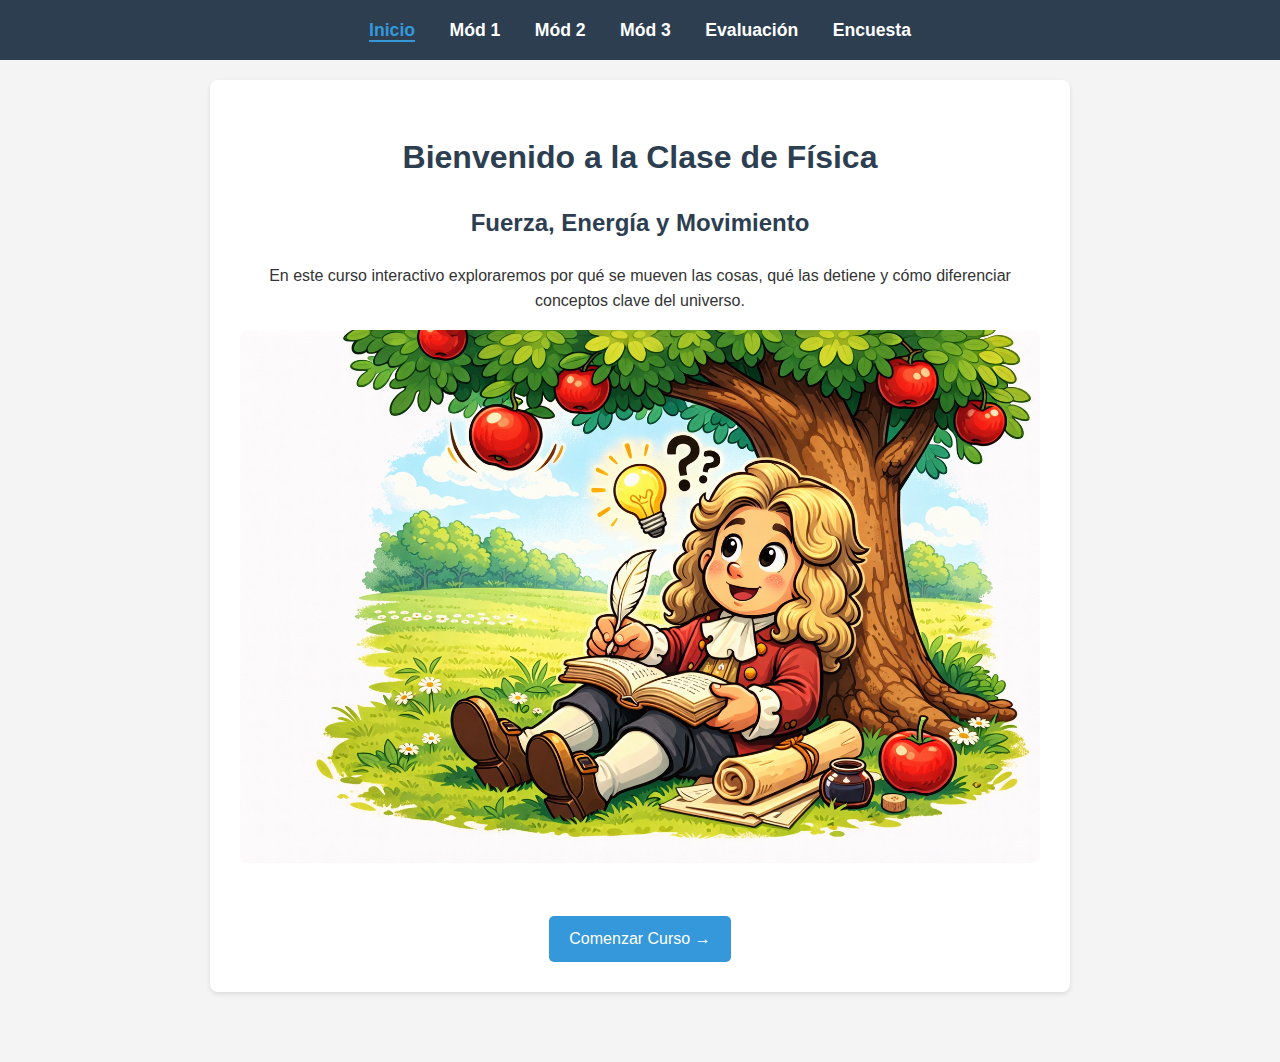
<file: index.html>
<!DOCTYPE html>
<html lang="es">
<head>
    <meta charset="UTF-8">
    <title>Clase de Física - Inicio</title>
    <link rel="stylesheet" href="estilos.css">
</head>
<body>
    <nav>
        <a href="index.html" class="active">Inicio</a>
        <a href="modulo1.html">Mód 1</a>
        <a href="modulo2.html">Mód 2</a>
        <a href="modulo3.html">Mód 3</a>
        <a href="modulo4.html">Evaluación</a>
        <a href="encuesta.html">Encuesta</a>
    </nav>

    <div class="container" style="text-align: center;">
        <h1>Bienvenido a la Clase de Física</h1>
        <h2>Fuerza, Energía y Movimiento</h2>
        <p>En este curso interactivo exploraremos por qué se mueven las cosas, qué las detiene y cómo diferenciar conceptos clave del universo.</p>
        <img src="newton.png" alt="Imagen portada" style="max-width:100%; border-radius:8px;">
        <br><br>
        <a href="modulo1.html" class="btn-nav">Comenzar Curso &rarr;</a>
    </div>
</body>
</html>
</file>
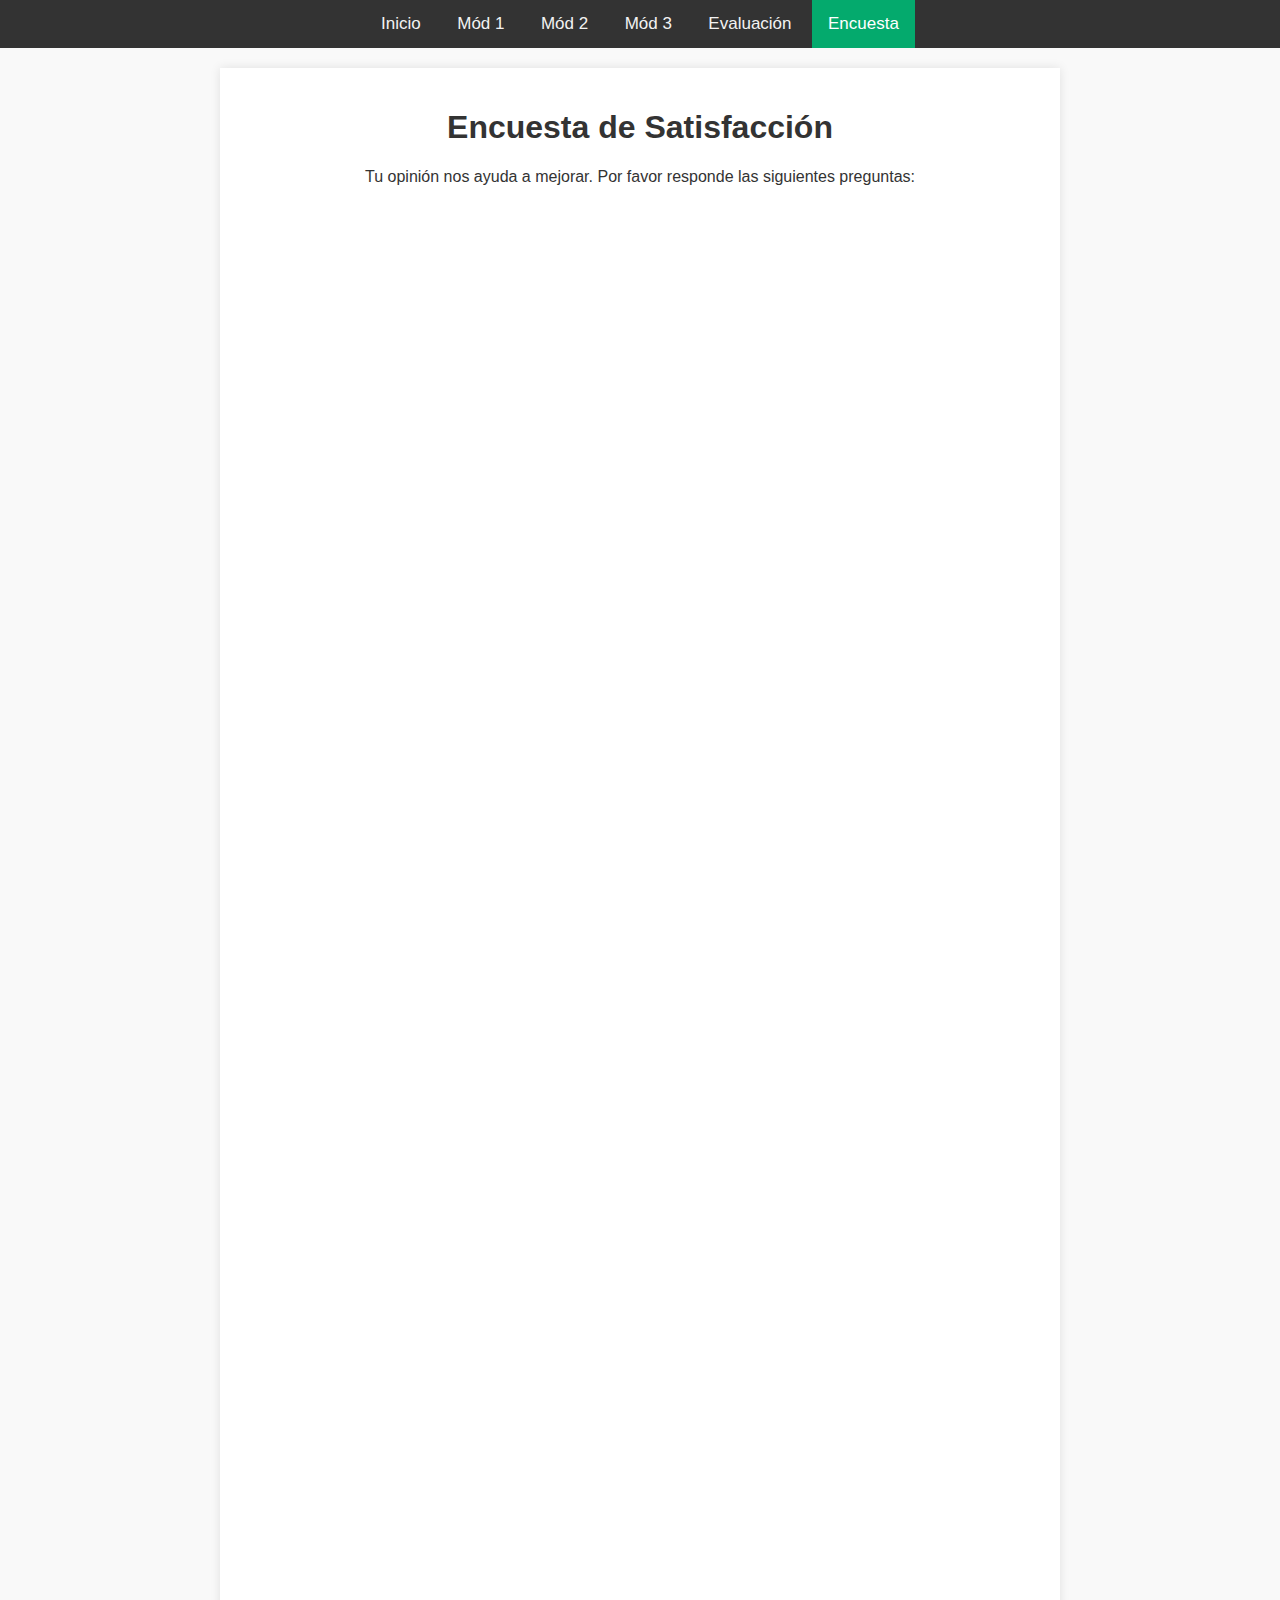
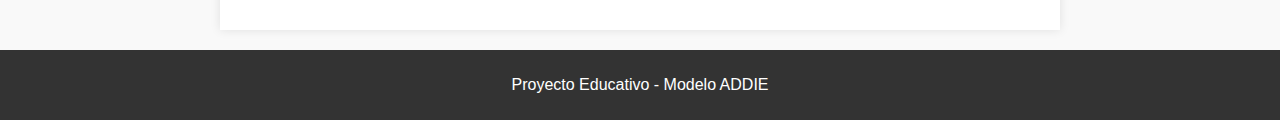
<file: encuesta.html>
<!DOCTYPE html>
<html lang="es">
<head>
    <meta charset="UTF-8">
    <meta name="viewport" content="width=device-width, initial-scale=1.0">
    <title>Encuesta de Satisfacción | Clase de Física</title>
    <style>
        /* Estilos básicos para que se vea bien ordenado */
        body {
            font-family: Arial, sans-serif;
            margin: 0;
            padding: 0;
            background-color: #f9f9f9;
            color: #333;
        }
        
        /* Menú de navegación igual al de tus otras páginas */
        nav {
            background-color: #333;
            overflow: hidden;
            text-align: center;
        }
        nav a {
            display: inline-block;
            color: #f2f2f2;
            text-align: center;
            padding: 14px 16px;
            text-decoration: none;
            font-size: 17px;
        }
        nav a:hover {
            background-color: #ddd;
            color: black;
        }
        nav a.active {
            background-color: #04AA6D; /* Color destacado para la página actual */
            color: white;
        }

        /* Contenedor principal */
        .main-container {
            max-width: 800px;
            margin: 20px auto;
            padding: 20px;
            background-color: white;
            box-shadow: 0 0 10px rgba(0,0,0,0.1);
        }

        h1 { text-align: center; color: #333; }
        p.intro { text-align: center; margin-bottom: 20px; }

        /* Ajustes para el formulario */
        iframe {
            width: 100%;
            height: 1400px; /* Altura suficiente para ver todas las preguntas */
            border: none;
        }

        footer {
            background-color: #333;
            color: white;
            text-align: center;
            padding: 10px;
            margin-top: 20px;
        }
    </style>
</head>
<body>

<nav>
    <a href="index.html">Inicio</a>
    <a href="modulo1.html">Mód 1</a>
    <a href="modulo2.html">Mód 2</a>
    <a href="modulo3.html">Mód 3</a>
    <a href="modulo4.html">Evaluación</a>
    <a href="encuesta.html" class="active">Encuesta</a>
</nav>

<div class="main-container">
    <h1>Encuesta de Satisfacción</h1>
    <p class="intro">Tu opinión nos ayuda a mejorar. Por favor responde las siguientes preguntas:</p>

    <iframe src="https://docs.google.com/forms/d/e/1FAIpQLSdIcbKXjx5GW2oiN6FUkhQjxPrkxvgpsd4Va6JhHqiWLw9eZQ/viewform?embedded=true">Cargando…</iframe>
</div>

<footer>
    <p>Proyecto Educativo - Modelo ADDIE</p>
</footer>

</body>
</html>
</file>
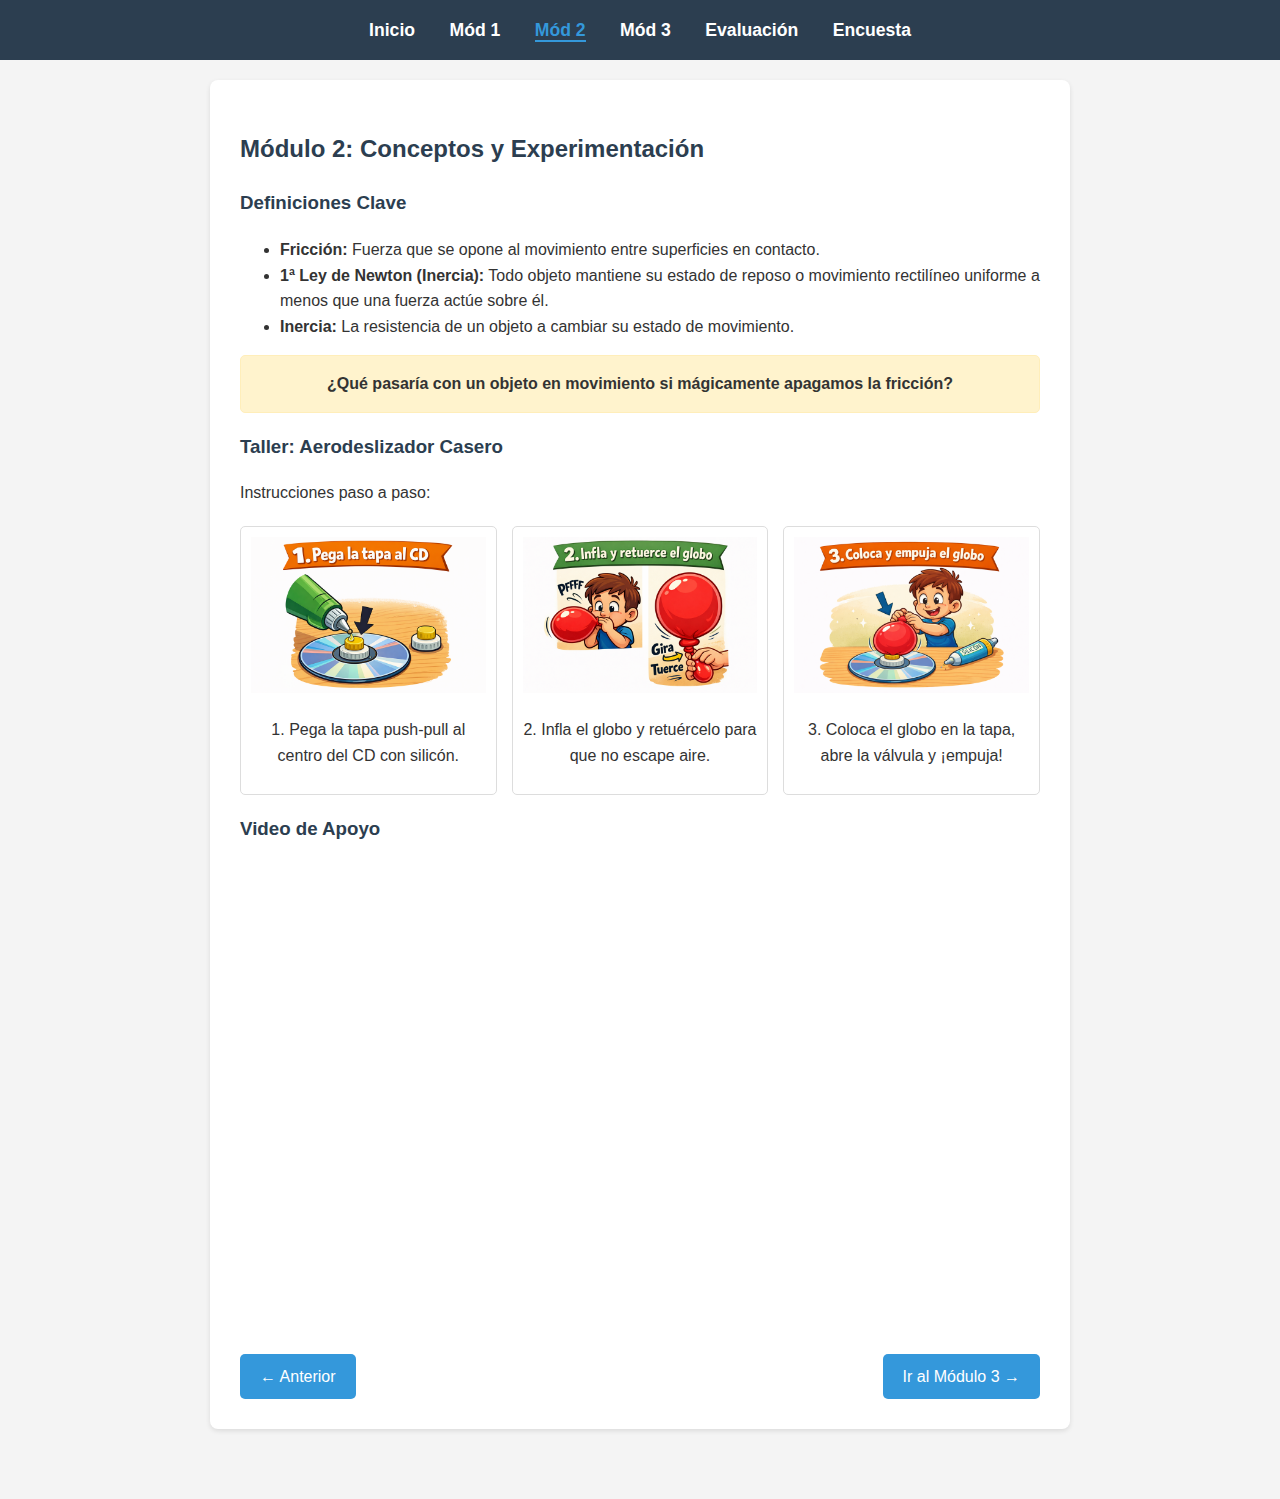
<file: modulo2.html>
<!DOCTYPE html>
<html lang="es">
<head>
    <meta charset="UTF-8">
    <title>Módulo 2: Conceptos</title>
    <link rel="stylesheet" href="estilos.css">
</head>
<body>
    <nav>
        <a href="index.html">Inicio</a>
        <a href="modulo1.html">Mód 1</a>
        <a href="modulo2.html" class="active">Mód 2</a>
        <a href="modulo3.html">Mód 3</a>
        <a href="modulo4.html">Evaluación</a>
        <a href="encuesta.html">Encuesta</a>
    </nav>

    <div class="container">
        <h2>Módulo 2: Conceptos y Experimentación</h2>

        <h3>Definiciones Clave</h3>
        <ul>
            <li><strong>Fricción:</strong> Fuerza que se opone al movimiento entre superficies en contacto.</li>
            <li><strong>1ª Ley de Newton (Inercia):</strong> Todo objeto mantiene su estado de reposo o movimiento rectilíneo uniforme a menos que una fuerza actúe sobre él.</li>
            <li><strong>Inercia:</strong> La resistencia de un objeto a cambiar su estado de movimiento.</li>
        </ul>

        <div class="thought-box">
            ¿Qué pasaría con un objeto en movimiento si mágicamente apagamos la fricción?
        </div>

        <h3>Taller: Aerodeslizador Casero</h3>
        <p>Instrucciones paso a paso:</p>
        <div class="step-grid">
            <div class="step-card">
                <img src="paso1.png" alt="Materiales">
                <p>1. Pega la tapa push-pull al centro del CD con silicón.</p>
            </div>
            <div class="step-card">
                <img src="paso2.png" alt="Globo">
                <p>2. Infla el globo y retuércelo para que no escape aire.</p>
            </div>
            <div class="step-card">
                <img src="paso3.png" alt="Montaje">
                <p>3. Coloca el globo en la tapa, abre la válvula y ¡empuja!</p>
            </div>
        </div>

        <h3>Video de Apoyo</h3>
        <div class="video-responsive">
            <iframe src="https://www.youtube.com/embed/CfLpyDvn4bQ" frameborder="0" allowfullscreen></iframe>
        </div>

        <div style="display: flex; justify-content: space-between;">
            <a href="modulo1.html" class="btn-nav">&larr; Anterior</a>
            <a href="modulo3.html" class="btn-nav">Ir al Módulo 3 &rarr;</a>
        </div>
    </div>
</body>
</html>
</file>
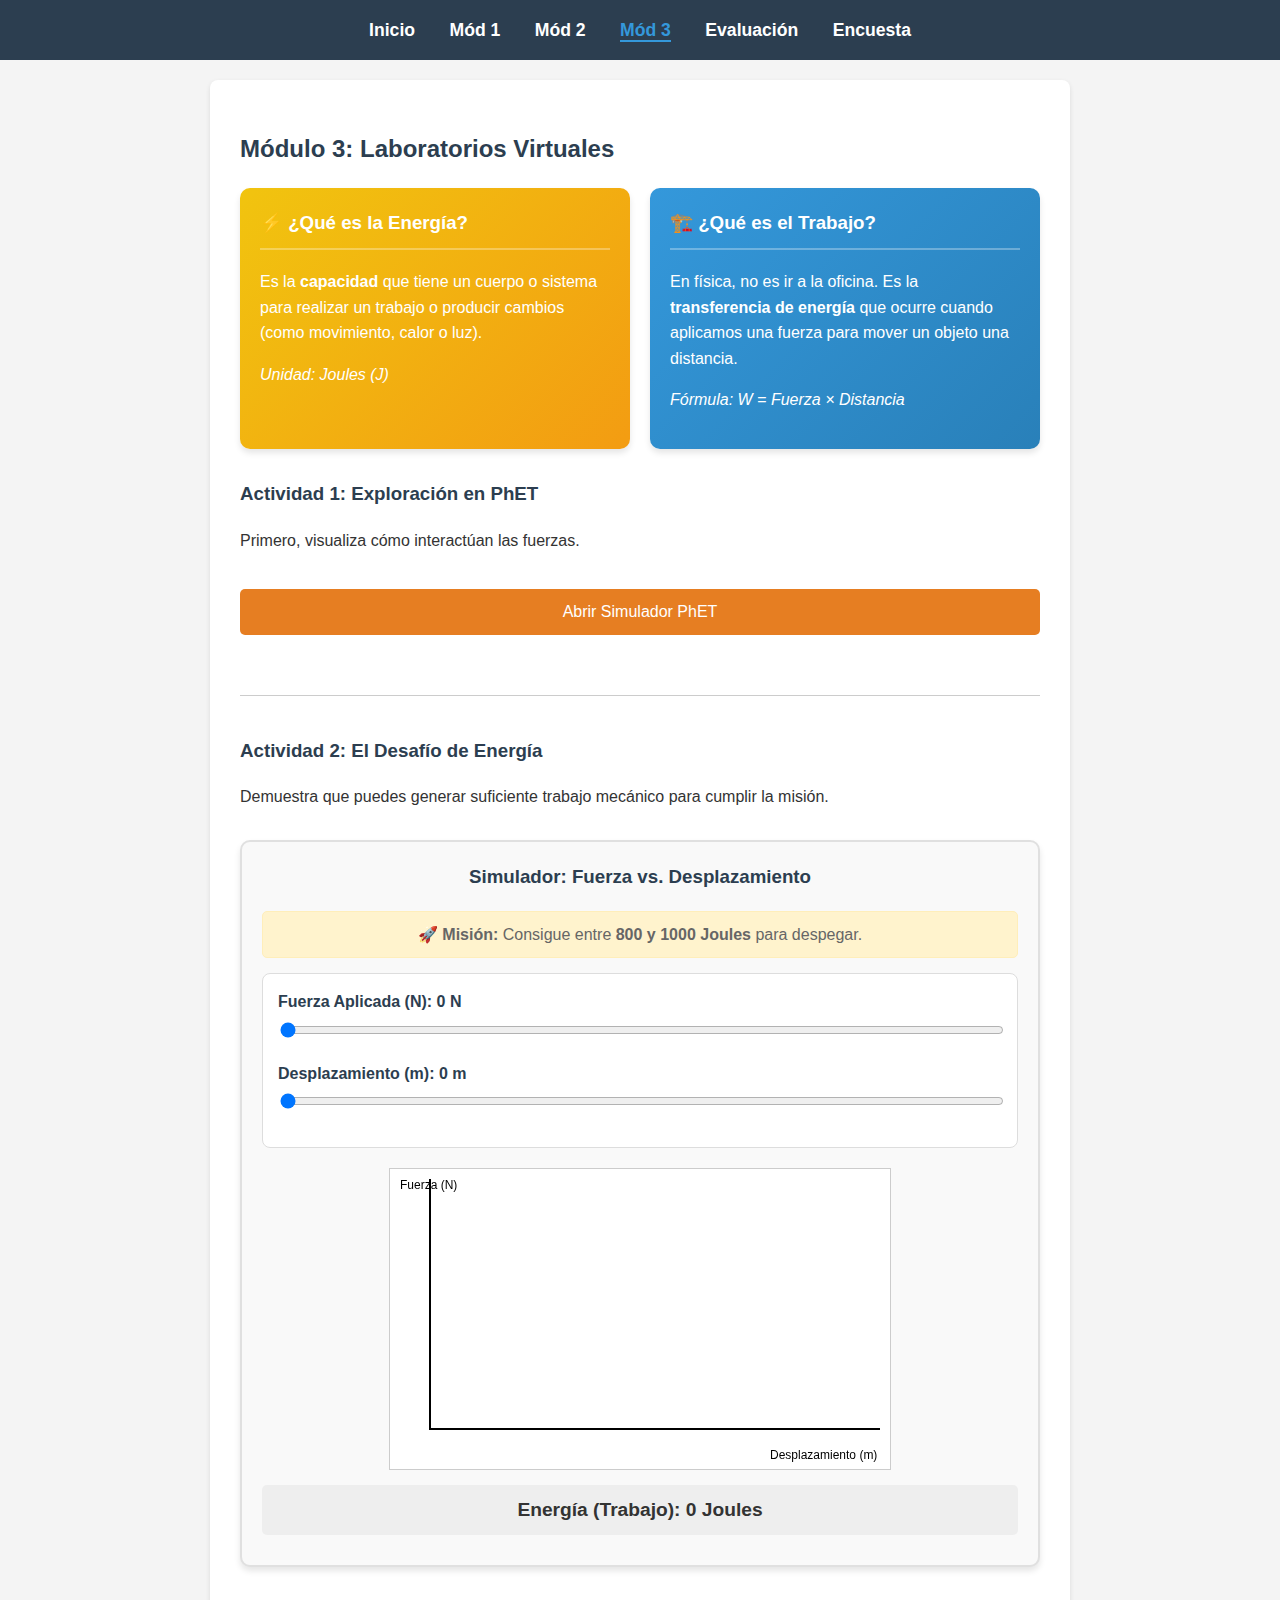
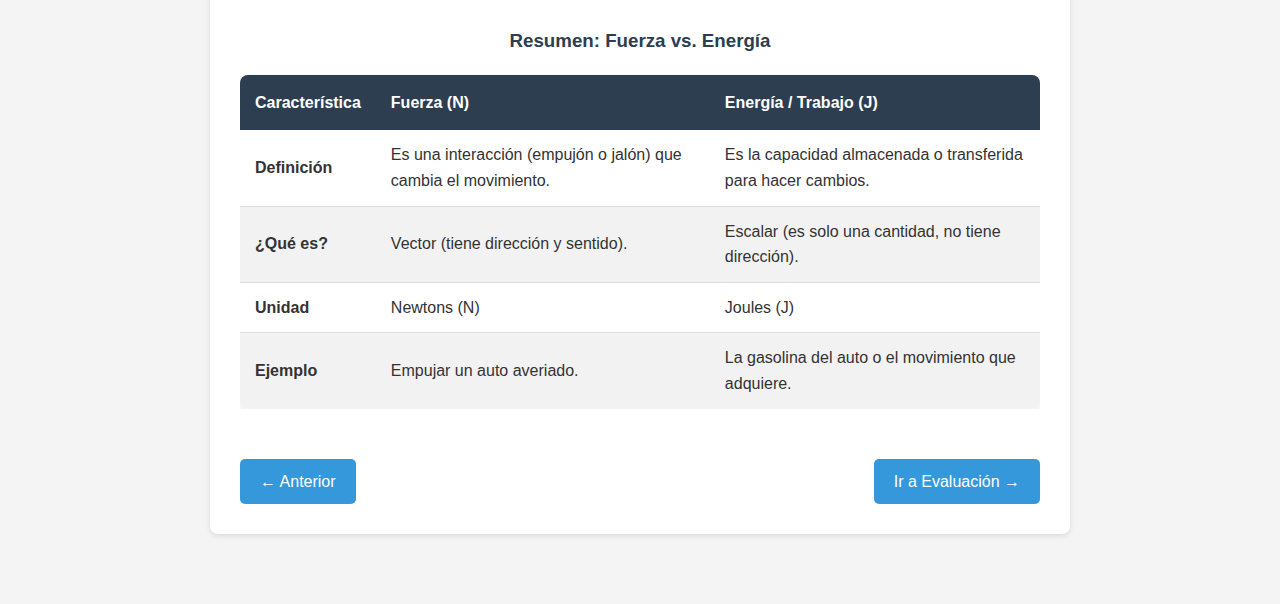
<file: modulo3.html>
<!DOCTYPE html>
<html lang="es">
<head>
    <meta charset="UTF-8">
    <title>Módulo 3: Simulación</title>
    <link rel="stylesheet" href="estilos.css">
    
    <style>
        /* ESTILOS PARA LAS DEFINICIONES LLAMATIVAS */
        .def-container {
            display: flex;
            gap: 20px;
            margin-bottom: 30px;
            flex-wrap: wrap;
        }
        .def-card {
            flex: 1;
            padding: 20px;
            border-radius: 10px;
            box-shadow: 0 4px 6px rgba(0,0,0,0.1);
            color: #333;
            min-width: 250px;
        }
        .def-energia {
            background: linear-gradient(135deg, #f1c40f 0%, #f39c12 100%);
            color: white;
        }
        .def-trabajo {
            background: linear-gradient(135deg, #3498db 0%, #2980b9 100%);
            color: white;
        }
        .def-card h3 {
            margin-top: 0;
            color: white;
            border-bottom: 2px solid rgba(255,255,255,0.3);
            padding-bottom: 10px;
        }

        /* ESTILOS PARA LA TABLA COMPARATIVA */
        .table-container {
            margin-top: 40px;
            overflow-x: auto;
        }
        .comparison-table {
            width: 100%;
            border-collapse: collapse;
            background: white;
            border-radius: 8px;
            overflow: hidden;
            box-shadow: 0 2px 5px rgba(0,0,0,0.1);
        }
        .comparison-table th {
            background-color: #2c3e50;
            color: white;
            padding: 15px;
            text-align: left;
        }
        .comparison-table td {
            padding: 12px 15px;
            border-bottom: 1px solid #ddd;
        }
        .comparison-table tr:last-child td {
            border-bottom: none;
        }
        .comparison-table tr:nth-child(even) {
            background-color: #f2f2f2;
        }

        /* ESTILOS DEL JUEGO (Mantenidos) */
        .simulador-container {
            font-family: 'Segoe UI', sans-serif;
            max-width: 100%;
            margin: 30px auto;
            padding: 20px;
            border: 2px solid #e0e0e0;
            border-radius: 10px;
            background-color: #f9f9f9;
            box-shadow: 0 4px 6px rgba(0,0,0,0.1);
        }
        .controls {
            margin-bottom: 20px;
            background: #fff;
            padding: 15px;
            border-radius: 8px;
            border: 1px solid #ddd;
        }
        .slider-group { margin-bottom: 15px; }
        .slider-group label { display: block; font-weight: bold; margin-bottom: 5px; color: #2c3e50; }
        input[type=range] { width: 100%; cursor: pointer; }
        canvas { background-color: #fff; border: 1px solid #ccc; display: block; margin: 0 auto; max-width: 100%; }
        .result-box { text-align: center; margin-top: 15px; font-size: 1.2em; font-weight: bold; padding: 10px; border-radius: 5px; background-color: #eee; transition: background-color 0.3s; }
        .mission-status { font-size: 1em; color: #666; text-align: center; margin-bottom: 15px; background: #fff3cd; padding: 10px; border-radius: 5px; border: 1px solid #ffeeba; }
    </style>
</head>
<body>
    <nav>
        <a href="index.html">Inicio</a>
        <a href="modulo1.html">Mód 1</a>
        <a href="modulo2.html">Mód 2</a>
        <a href="modulo3.html" class="active">Mód 3</a>
        <a href="modulo4.html">Evaluación</a>
        <a href="encuesta.html">Encuesta</a>
    </nav>

    <div class="container">
        <h2>Módulo 3: Laboratorios Virtuales</h2>

        <div class="def-container">
            <div class="def-card def-energia">
                <h3>⚡ ¿Qué es la Energía?</h3>
                <p>Es la <strong>capacidad</strong> que tiene un cuerpo o sistema para realizar un trabajo o producir cambios (como movimiento, calor o luz).</p>
                <p><em>Unidad: Joules (J)</em></p>
            </div>
            <div class="def-card def-trabajo">
                <h3>🏗️ ¿Qué es el Trabajo?</h3>
                <p>En física, no es ir a la oficina. Es la <strong>transferencia de energía</strong> que ocurre cuando aplicamos una fuerza para mover un objeto una distancia.</p>
                <p><em>Fórmula: W = Fuerza × Distancia</em></p>
            </div>
        </div>
        
        <h3>Actividad 1: Exploración en PhET</h3>
        <p>Primero, visualiza cómo interactúan las fuerzas.</p>
        <a href="https://phet.colorado.edu/es/simulation/forces-and-motion-basics" target="_blank" class="btn-nav" style="background: #e67e22; width: 100%; text-align: center; box-sizing: border-box; margin-bottom: 20px;">Abrir Simulador PhET</a>

        <hr style="margin: 40px 0; border: 0; border-top: 1px solid #ccc;">

        <h3>Actividad 2: El Desafío de Energía</h3>
        <p>Demuestra que puedes generar suficiente trabajo mecánico para cumplir la misión.</p>

        <div class="simulador-container">
            <h3 style="text-align: center; color: #2c3e50; margin-top:0;">Simulador: Fuerza vs. Desplazamiento</h3>
            <p class="mission-status">🚀 <strong>Misión:</strong> Consigue entre <strong>800 y 1000 Joules</strong> para despegar.</p>
        
            <div class="controls">
                <div class="slider-group">
                    <label>Fuerza Aplicada (N): <span id="val-fuerza">0</span> N</label>
                    <input type="range" id="fuerza" min="0" max="100" value="0">
                </div>
                <div class="slider-group">
                    <label>Desplazamiento (m): <span id="val-distancia">0</span> m</label>
                    <input type="range" id="distancia" min="0" max="20" value="0">
                </div>
            </div>
        
            <canvas id="graficoCanvas" width="500" height="300"></canvas>
        
            <div id="resultado" class="result-box">Energía Transferida: 0 Joules</div>
            <div id="mensaje-pedagogico" style="text-align:center; margin-top:10px; font-style: italic; color:#d35400; font-weight: bold;"></div>
        </div>

        <div class="table-container">
            <h3 style="text-align: center; color: #2c3e50;">Resumen: Fuerza vs. Energía</h3>
            <table class="comparison-table">
                <thead>
                    <tr>
                        <th>Característica</th>
                        <th>Fuerza (N)</th>
                        <th>Energía / Trabajo (J)</th>
                    </tr>
                </thead>
                <tbody>
                    <tr>
                        <td><strong>Definición</strong></td>
                        <td>Es una interacción (empujón o jalón) que cambia el movimiento.</td>
                        <td>Es la capacidad almacenada o transferida para hacer cambios.</td>
                    </tr>
                    <tr>
                        <td><strong>¿Qué es?</strong></td>
                        <td>Vector (tiene dirección y sentido).</td>
                        <td>Escalar (es solo una cantidad, no tiene dirección).</td>
                    </tr>
                    <tr>
                        <td><strong>Unidad</strong></td>
                        <td>Newtons (N)</td>
                        <td>Joules (J)</td>
                    </tr>
                    <tr>
                        <td><strong>Ejemplo</strong></td>
                        <td>Empujar un auto averiado.</td>
                        <td>La gasolina del auto o el movimiento que adquiere.</td>
                    </tr>
                </tbody>
            </table>
        </div>

        <div style="display: flex; justify-content: space-between; margin-top: 30px;">
            <a href="modulo2.html" class="btn-nav">&larr; Anterior</a>
            <a href="modulo4.html" class="btn-nav">Ir a Evaluación &rarr;</a>
        </div>
    </div>

    <script>
        const canvas = document.getElementById('graficoCanvas');
        const ctx = canvas.getContext('2d');
        const sliderFuerza = document.getElementById('fuerza');
        const sliderDistancia = document.getElementById('distancia');
        const spanFuerza = document.getElementById('val-fuerza');
        const spanDistancia = document.getElementById('val-distancia');
        const divResultado = document.getElementById('resultado');
        const msgPedagogico = document.getElementById('mensaje-pedagogico');

        const escalaX = 20; 
        const escalaY = 2.5; 
        const origenX = 40;
        const origenY = 260;

        function dibujar() {
            ctx.clearRect(0, 0, canvas.width, canvas.height);

            const F = parseInt(sliderFuerza.value);
            const d = parseInt(sliderDistancia.value);
            const W = F * d;

            spanFuerza.textContent = F;
            spanDistancia.textContent = d;
            divResultado.textContent = `Energía (Trabajo): ${W} Joules`;

            if (W >= 800 && W <= 1000) {
                divResultado.style.backgroundColor = "#d4edda"; 
                divResultado.style.color = "#155724";
                divResultado.textContent += " ✅ ¡OBJETIVO LOGRADO!";
            } else {
                divResultado.style.backgroundColor = "#eee"; 
                divResultado.style.color = "#333";
                if (W > 1000) {
                    divResultado.style.backgroundColor = "#f8d7da";
                    divResultado.style.color = "#721c24";
                    divResultado.textContent += " ⚠️ ¡Demasiada energía!";
                }
            }

            if (d === 0 && F > 0) {
                msgPedagogico.textContent = "⚠️ ¡OJO! Aplicas mucha fuerza, pero sin desplazamiento NO hay trabajo.";
            } else if (F === 0 && d > 0) {
                msgPedagogico.textContent = "Sin fuerza no hay transferencia de energía, solo inercia.";
            } else {
                msgPedagogico.textContent = "";
            }

            ctx.beginPath();
            ctx.strokeStyle = "#000";
            ctx.lineWidth = 2;
            ctx.moveTo(origenX, 10);
            ctx.lineTo(origenX, origenY);
            ctx.lineTo(canvas.width - 10, origenY);
            ctx.stroke();

            ctx.fillStyle = "#000";
            ctx.font = "12px Arial";
            ctx.fillText("Fuerza (N)", 10, 20);
            ctx.fillText("Desplazamiento (m)", canvas.width - 120, origenY + 30);

            if (d > 0 && F > 0) {
                ctx.fillStyle = "rgba(52, 152, 219, 0.6)";
                const anchoRect = d * escalaX;
                const altoRect = F * escalaY;
                ctx.fillRect(origenX, origenY - altoRect, anchoRect, altoRect);
                ctx.strokeRect(origenX, origenY - altoRect, anchoRect, altoRect);
                
                if (d > 2 && F > 10) {
                    ctx.fillStyle = "#fff";
                    ctx.font = "bold 14px Arial";
                    let textX = origenX + (anchoRect / 2) - 40;
                    if(textX < origenX) textX = origenX + 5;
                    ctx.fillText("ENERGÍA", textX, origenY - (altoRect / 2));
                }
            } else if (d === 0 && F > 0) {
                ctx.beginPath();
                ctx.strokeStyle = "red";
                ctx.lineWidth = 4;
                ctx.moveTo(origenX, origenY);
                ctx.lineTo(origenX, origenY - (F * escalaY));
                ctx.stroke();
            }
        }

        sliderFuerza.addEventListener('input', dibujar);
        sliderDistancia.addEventListener('input', dibujar);
        dibujar();
    </script>
</body>
</html>
</file>
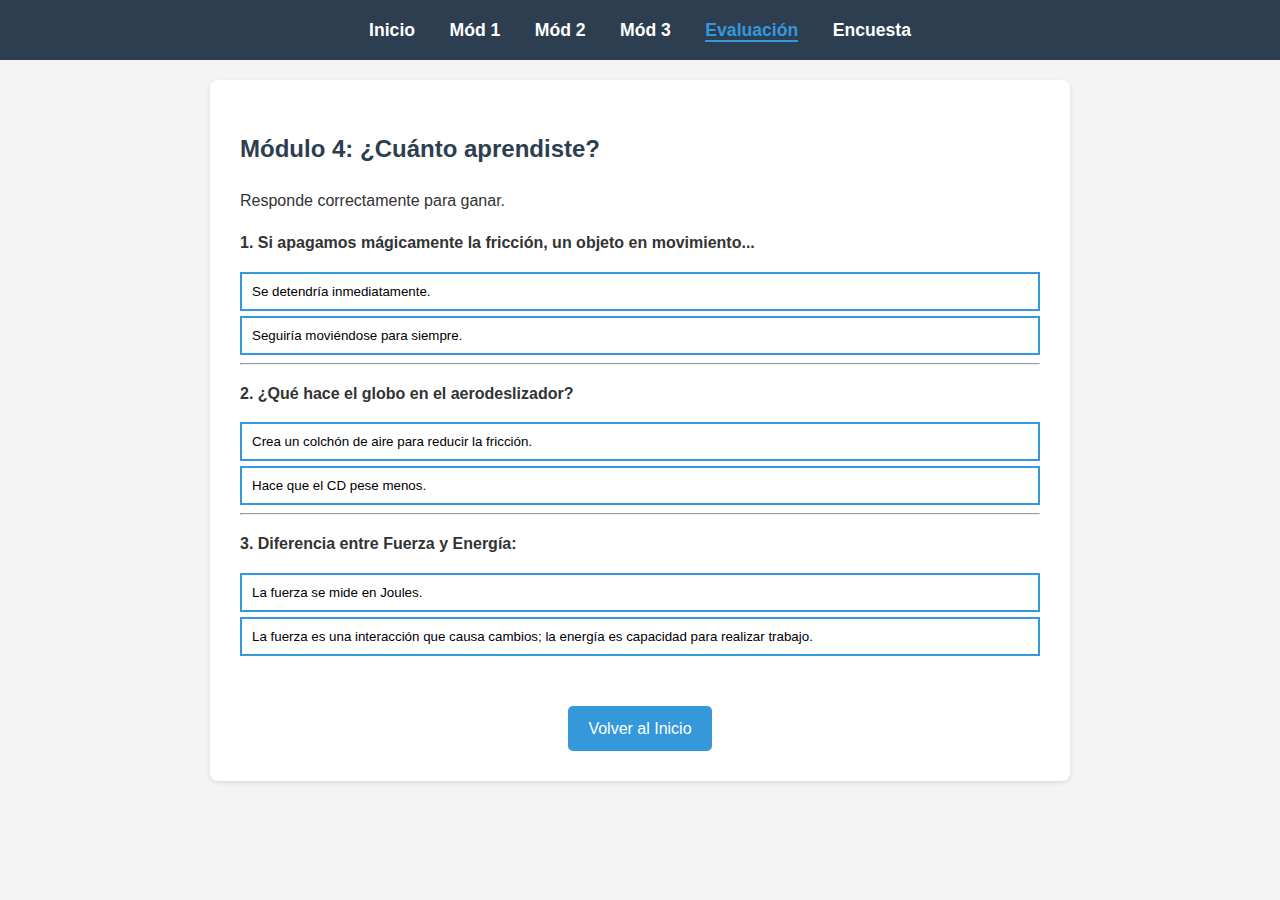
<file: modulo4.html>
<!DOCTYPE html>
<html lang="es">
<head>
    <meta charset="UTF-8">
    <title>Módulo 4: Evaluación</title>
    <link rel="stylesheet" href="estilos.css">
</head>
<body>
    <nav>
        <a href="index.html">Inicio</a>
        <a href="modulo1.html">Mód 1</a>
        <a href="modulo2.html">Mód 2</a>
        <a href="modulo3.html">Mód 3</a>
        <a href="modulo4.html" class="active">Evaluación</a>
        <a href="encuesta.html">Encuesta</a>
    </nav>

    <div class="container">
        <h2>Módulo 4: ¿Cuánto aprendiste?</h2>
        <p>Responde correctamente para ganar.</p>

        <div id="p1">
            <p><strong>1. Si apagamos mágicamente la fricción, un objeto en movimiento...</strong></p>
            <button class="quiz-option" onclick="verificar('p1', false, '¡Incorrecto! Sin fricción, nada lo frenaría.')">Se detendría inmediatamente.</button>
            <button class="quiz-option" onclick="verificar('p1', true, '¡Correcto! Por inercia, seguiría moviéndose infinitamente.')">Seguiría moviéndose para siempre.</button>
            <div class="feedback"></div>
        </div>
        <hr>

        <div id="p2">
            <p><strong>2. ¿Qué hace el globo en el aerodeslizador?</strong></p>
            <button class="quiz-option" onclick="verificar('p2', true, '¡Exacto! El aire crea una capa que separa el CD del suelo.')">Crea un colchón de aire para reducir la fricción.</button>
            <button class="quiz-option" onclick="verificar('p2', false, 'No. El peso es el mismo, solo cambia el rozamiento.')">Hace que el CD pese menos.</button>
            <div class="feedback"></div>
        </div>
        <hr>

        <div id="p3">
            <p><strong>3. Diferencia entre Fuerza y Energía:</strong></p>
            <button class="quiz-option" onclick="verificar('p3', false, 'Incorrecto. Es al revés (Fuerza=Newtons, Energía=Joules).')">La fuerza se mide en Joules.</button>
            <button class="quiz-option" onclick="verificar('p3', true, '¡Muy bien! La fuerza es la interacción, la energía es la capacidad.')">La fuerza es una interacción que causa cambios; la energía es capacidad para realizar trabajo.</button>
            <div class="feedback"></div>
        </div>

        <div style="margin-top: 30px; text-align: center;">
            <a href="index.html" class="btn-nav">Volver al Inicio</a>
        </div>
    </div>

    <script>
        function verificar(idPregunta, esCorrecta, mensaje) {
            const div = document.getElementById(idPregunta);
            const feedback = div.querySelector('.feedback');
            
            feedback.className = 'feedback ' + (esCorrecta ? 'correct' : 'incorrect');
            feedback.textContent = mensaje;
            feedback.style.display = 'block';
        }
    </script>
</body>
</html>
</file>
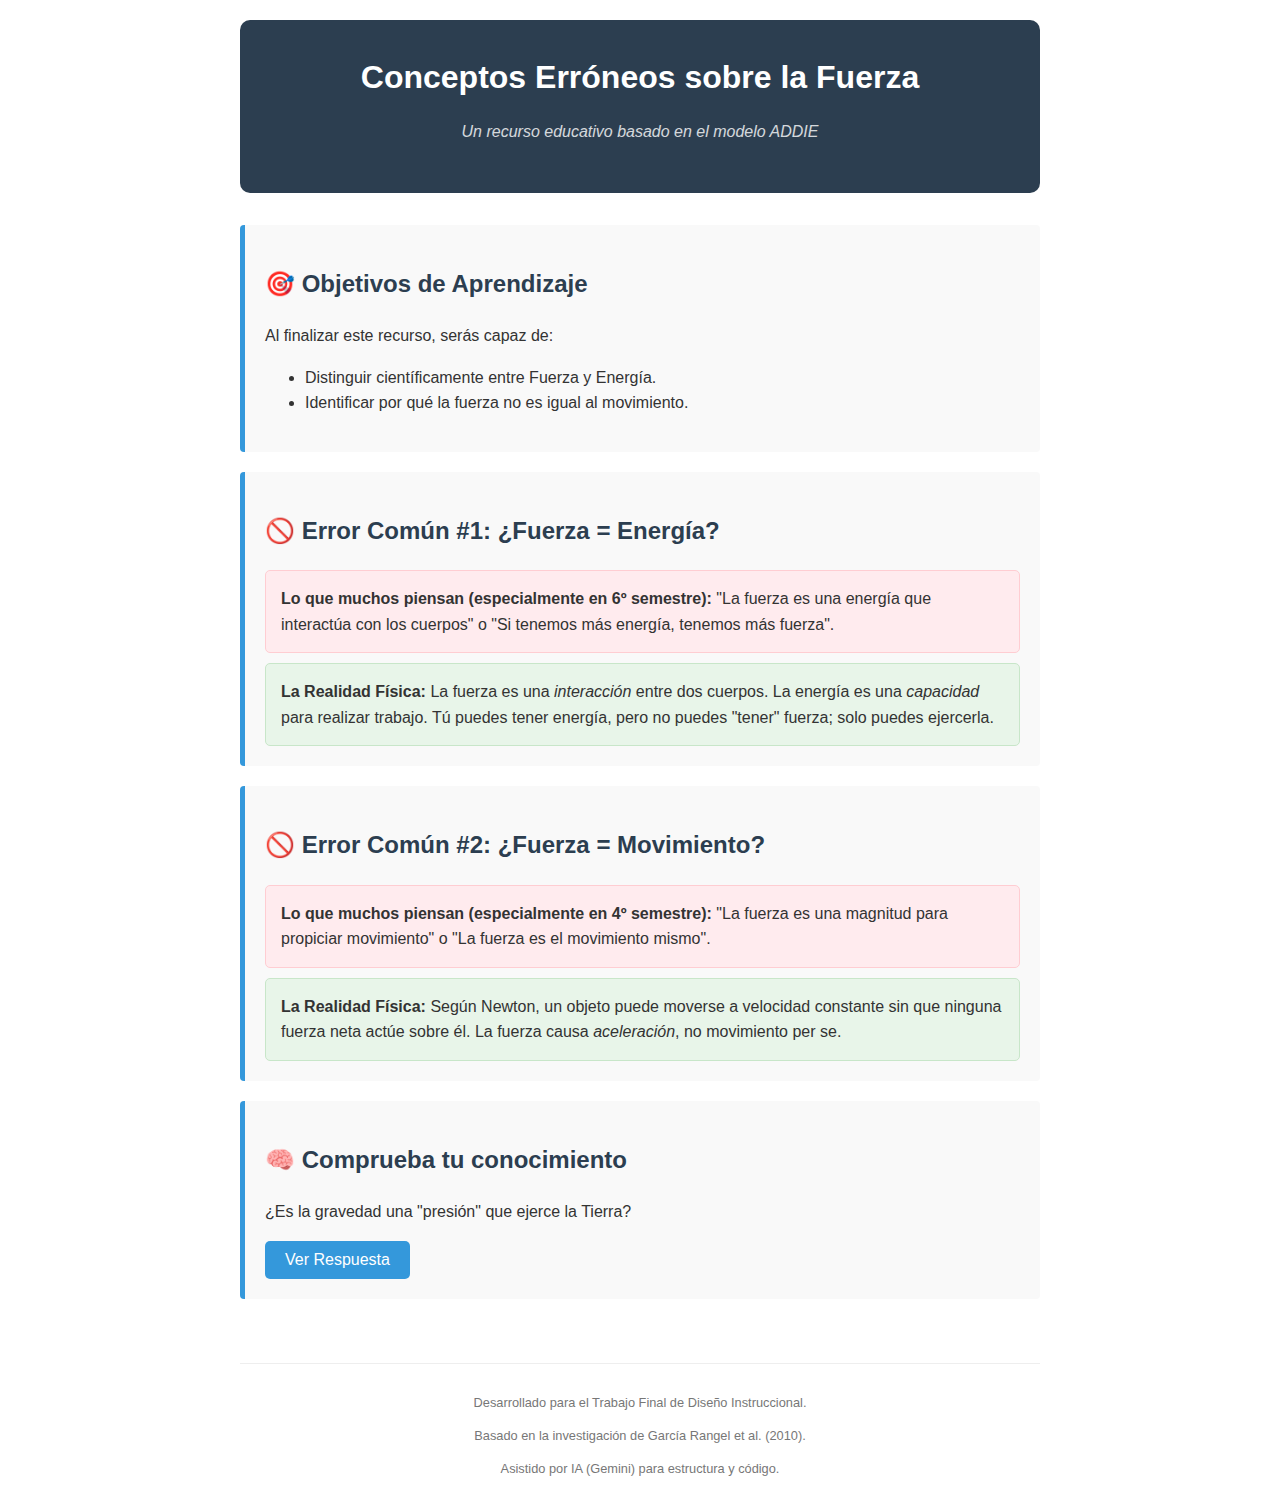
<file: índex.html>
<!DOCTYPE html>
<html lang="es">
<head>
    <meta charset="UTF-8">
    <meta name="viewport" content="width=device-width, initial-scale=1.0">
    <title>Desmitificando la Fuerza</title>
    <style>
        body { font-family: 'Segoe UI', Tahoma, Geneva, Verdana, sans-serif; line-height: 1.6; color: #333; max-width: 800px; margin: 0 auto; padding: 20px; }
        header { background: #2c3e50; color: white; padding: 2rem; text-align: center; border-radius: 10px; margin-bottom: 2rem; }
        h1 { margin: 0; }
        .subtitle { font-style: italic; opacity: 0.8; }
        section { background: #f9f9f9; padding: 20px; margin-bottom: 20px; border-left: 5px solid #3498db; border-radius: 4px; }
        h2 { color: #2c3e50; }
        .misconception { background: #ffebee; padding: 15px; border-radius: 5px; border: 1px solid #ffcdd2; }
        .correction { background: #e8f5e9; padding: 15px; border-radius: 5px; border: 1px solid #c8e6c9; margin-top: 10px; }
        footer { text-align: center; font-size: 0.8rem; color: #777; margin-top: 4rem; border-top: 1px solid #eee; padding-top: 1rem; }
        button { background: #3498db; color: white; border: none; padding: 10px 20px; cursor: pointer; border-radius: 5px; font-size: 1rem; }
        button:hover { background: #2980b9; }
    </style>
</head>
<body>

    <header>
        <h1>Conceptos Erróneos sobre la Fuerza</h1>
        <p class="subtitle">Un recurso educativo basado en el modelo ADDIE</p>
    </header>

    <section id="objetivos">
        <h2>🎯 Objetivos de Aprendizaje</h2>
        <p>Al finalizar este recurso, serás capaz de:</p>
        <ul>
            <li>Distinguir científicamente entre Fuerza y Energía.</li>
            <li>Identificar por qué la fuerza no es igual al movimiento.</li>
        </ul>
    </section>

    <section id="modulo1">
        <h2>🚫 Error Común #1: ¿Fuerza = Energía?</h2>
        <div class="misconception">
            <strong>Lo que muchos piensan (especialmente en 6º semestre):</strong>
            "La fuerza es una energía que interactúa con los cuerpos" o "Si tenemos más energía, tenemos más fuerza".
        </div>
        <div class="correction">
            <strong>La Realidad Física:</strong>
            La fuerza es una <em>interacción</em> entre dos cuerpos. La energía es una <em>capacidad</em> para realizar trabajo. Tú puedes tener energía, pero no puedes "tener" fuerza; solo puedes ejercerla.
        </div>
    </section>

    <section id="modulo2">
        <h2>🚫 Error Común #2: ¿Fuerza = Movimiento?</h2>
        <div class="misconception">
            <strong>Lo que muchos piensan (especialmente en 4º semestre):</strong>
            "La fuerza es una magnitud para propiciar movimiento" o "La fuerza es el movimiento mismo".
        </div>
        <div class="correction">
            <strong>La Realidad Física:</strong>
            Según Newton, un objeto puede moverse a velocidad constante sin que ninguna fuerza neta actúe sobre él. La fuerza causa <em>aceleración</em>, no movimiento per se.
        </div>
    </section>

    <section id="actividad">
        <h2>🧠 Comprueba tu conocimiento</h2>
        <p>¿Es la gravedad una "presión" que ejerce la Tierra?</p>
        <button onclick="alert('¡Incorrecto! La gravedad es una fuerza de atracción a distancia, no una presión (fuerza por unidad de área). Este es otro concepto erróneo común.')">Ver Respuesta</button>
    </section>

    <footer>
        <p>Desarrollado para el Trabajo Final de Diseño Instruccional.</p>
        <p>Basado en la investigación de García Rangel et al. (2010).</p>
        <p>Asistido por IA (Gemini) para estructura y código.</p>
    </footer>

</body>
</html>
</file>
<file: estilos.css>
/* estilos.css */
:root {
    --primary: #2c3e50;
    --accent: #3498db;
    --light: #ecf0f1;
    --text: #333;
}

body {
    font-family: 'Segoe UI', sans-serif;
    line-height: 1.6;
    margin: 0;
    padding: 0;
    background-color: #f4f4f4;
    color: var(--text);
    padding-bottom: 50px;
}

/* Navegación */
nav {
    background-color: var(--primary);
    padding: 1rem;
    text-align: center;
}

nav a {
    color: white;
    text-decoration: none;
    margin: 0 15px;
    font-weight: bold;
    font-size: 1.1em;
}

nav a:hover, nav a.active {
    color: var(--accent);
    border-bottom: 2px solid var(--accent);
}

.container {
    max-width: 800px;
    margin: 20px auto;
    background: white;
    padding: 30px;
    border-radius: 8px;
    box-shadow: 0 2px 5px rgba(0,0,0,0.1);
}

h1, h2, h3 { color: var(--primary); }

.btn-nav {
    display: inline-block;
    background: var(--accent);
    color: white;
    padding: 10px 20px;
    text-decoration: none;
    border-radius: 5px;
    margin-top: 20px;
}

.btn-nav:hover { background-color: #2980b9; }

/* Estilos específicos */
.objective-box { background: #e8f4f8; border-left: 5px solid var(--accent); padding: 15px; font-style: italic; }
.thought-box { background: #fff3cd; padding: 15px; border-radius: 5px; text-align: center; font-weight: bold; border: 1px solid #ffeeba; }
.step-grid { display: grid; grid-template-columns: repeat(auto-fit, minmax(200px, 1fr)); gap: 15px; margin-top: 20px; }
.step-card { border: 1px solid #ddd; padding: 10px; text-align: center; border-radius: 5px; }
.step-card img { max-width: 100%; height: auto; }
.video-responsive { overflow:hidden; padding-bottom:56.25%; position:relative; height:0; margin: 20px 0; }
.video-responsive iframe { left:0; top:0; height:100%; width:100%; position:absolute; }

/* Quiz */
.quiz-option { display: block; width: 100%; padding: 10px; margin: 5px 0; background: white; border: 2px solid var(--accent); cursor: pointer; text-align: left; }
.quiz-option:hover { background: var(--accent); color: white; }
.feedback { margin-top: 10px; padding: 10px; display: none; border-radius: 5px; }
.correct { background: #d4edda; color: #155724; display: block; }
.incorrect { background: #f8d7da; color: #721c24; display: block; }
</file>
